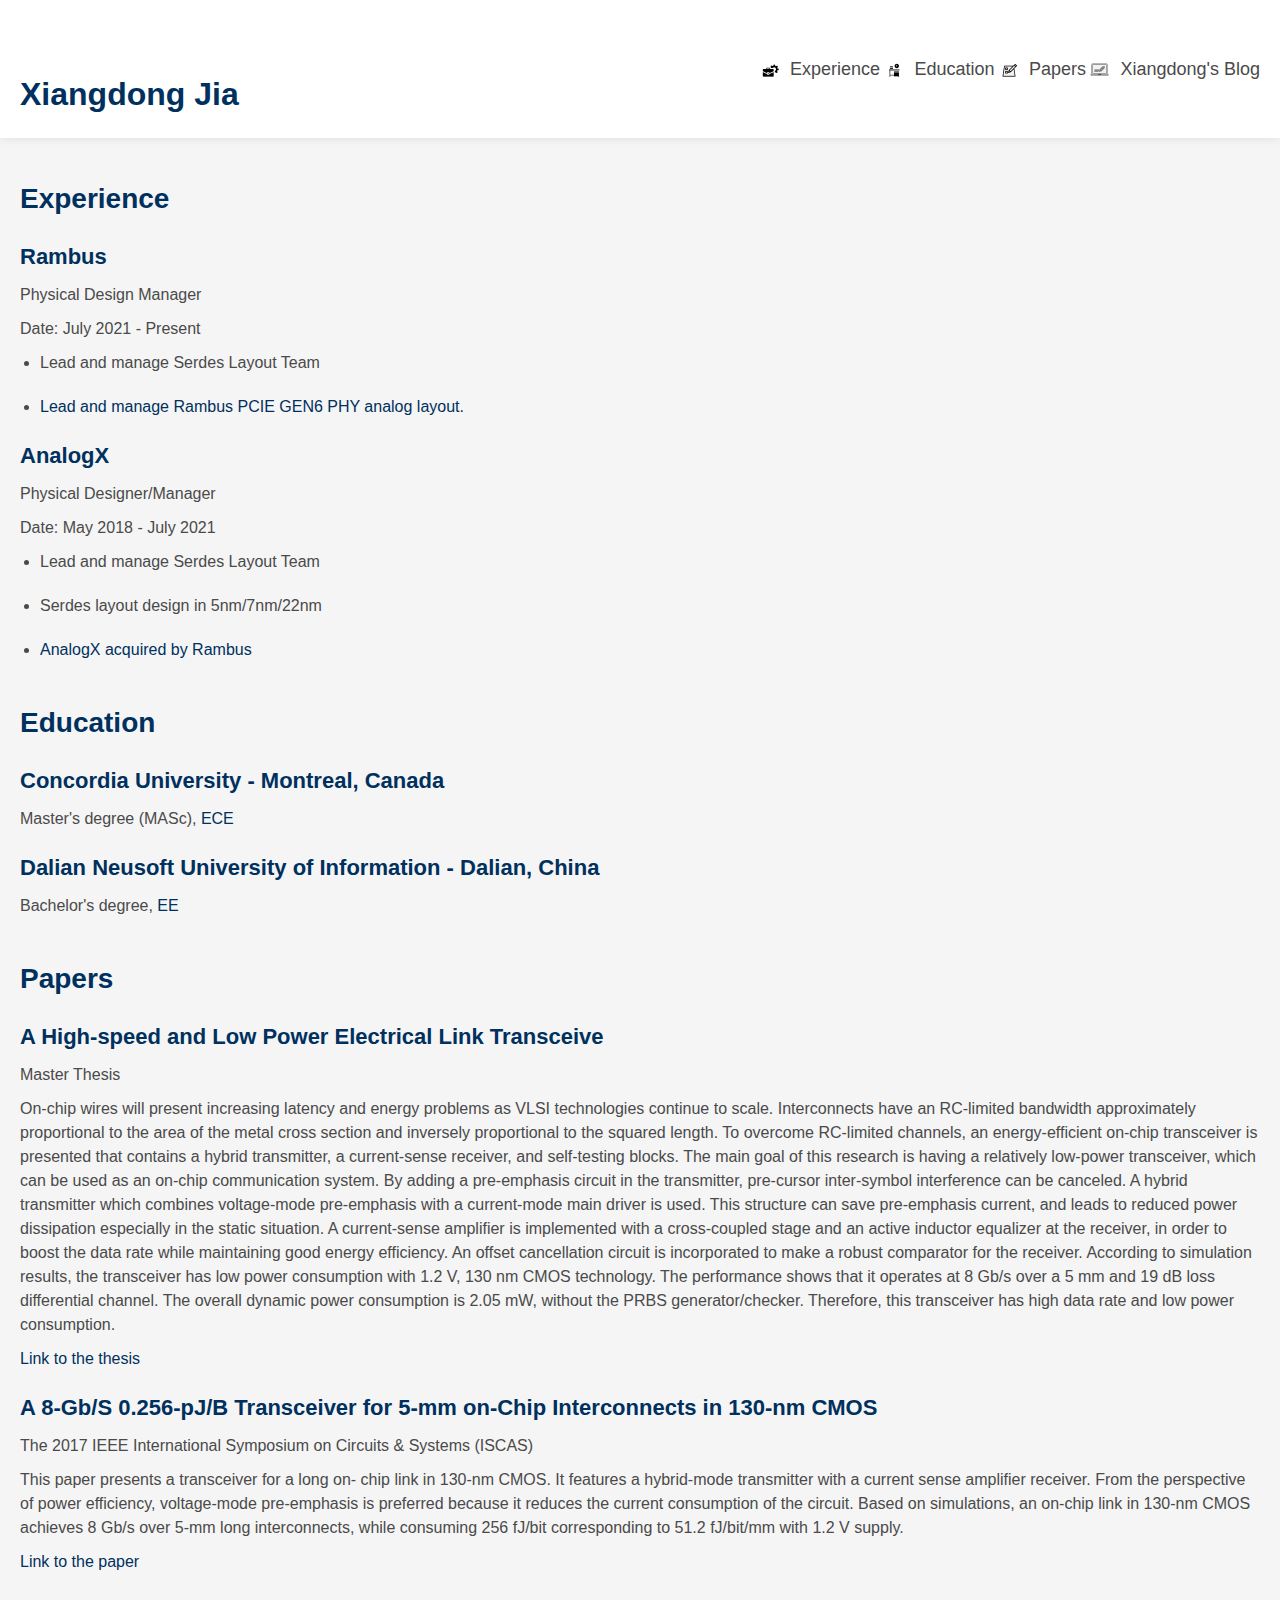
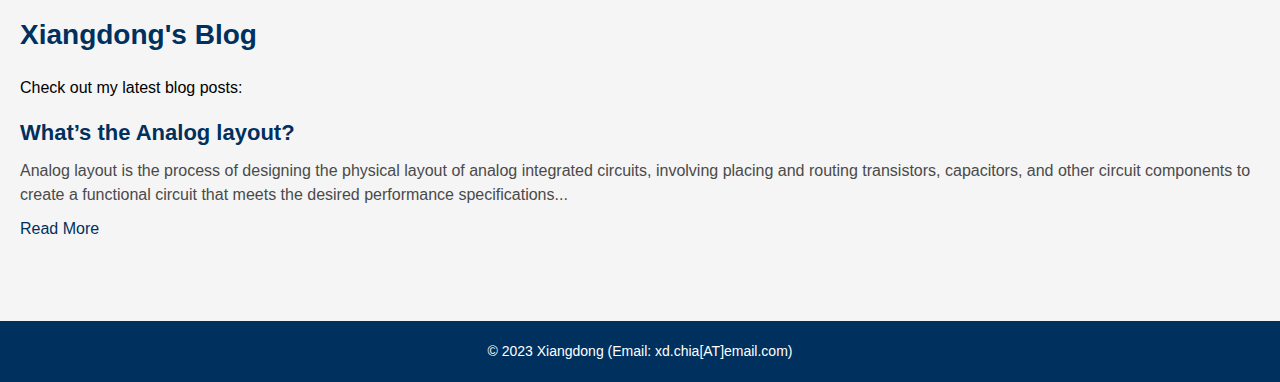
<file: index.html>
<!DOCTYPE html>
<html>
<head>
	<title>Xiangdong - Homepage</title>
	<meta charset="utf-8">
	<meta name="viewport" content="width=device-width, initial-scale=1.0">
	<link rel="stylesheet" href="style.css">
</head>
<body>
	<header>
		<h1 style="text-align: center; font-size: 32px; font-weight: bold; font-family: 'Helvetica Neue', sans-serif; margin-top: 50px;">Xiangdong Jia</h1>
		<nav>
			<ul>
				<li><span class="icon" style="background-image: url(work.png)"></span><a href="#experience">Experience</a></li>
				<li><span class="icon" style="background-image: url(study.png)"></span><a href="#education">Education</a></li>
				<li><span class="icon" style="background-image: url(paper.png)"></span><a href="#papers">Papers</a></li>
				<li><span class="icon" style="background-image: url(blog.png)"></span><a href="#blog">Xiangdong's Blog</a></li>
			</ul>
		</nav>
	</header>

	<main>
		<section id="experience">
			<h2>Experience</h2>
			<ul>
				<li>
					<h3><a href="https://www.rambus.com/">Rambus</a></h3>
					<p>Physical Design Manager</p>
					<p>Date: July 2021 - Present</p>
					<ul>
						<li>Lead and manage Serdes Layout Team</li>
						<li><a href ="https://www.rambus.com/interface-ip/serdes/pcie6-phy/">Lead and manage Rambus PCIE GEN6 PHY analog layout.</a></li>
					</ul>
				</li>
                <li>
					<h3><a href="https://www.linkedin.com/company/analogx-inc/">AnalogX</a></h3>
					<p>Physical Designer/Manager</p>
					<p>Date: May 2018 - July 2021</p>
					<ul>
						<li>Lead and manage Serdes Layout Team</li>
                        <li>Serdes layout design in 5nm/7nm/22nm</li>
                        <li><a href="https://www.rambus.com/analogx/">AnalogX acquired by Rambus</a></li>
					</ul>
				</li>
				<!-- Add more work experience as needed -->
			</ul>
		</section>

		<section id="education">
			<h2>Education</h2>
			<ul>
				<li>
					<h3>Concordia University - Montreal, Canada</h3>
					<p>Master's degree (MASc), <a href="https://www.concordia.ca/ginacody.html">ECE</a></p>
                </li>
				
                <li>
					<h3>Dalian Neusoft University of Information - Dalian, China</h3>
					<p>Bachelor's degree, <a href="https://ee.neusoft.edu.cn/">EE</a></p>
                </li>
                
                <!-- Add more education background as needed -->
			</ul>
		</section>

		<section id="papers">
			<h2>Papers</h2>
			<ul>
				<li>
					<h3>A High-speed and Low Power Electrical Link Transceive</h3>
					<p>Master Thesis</p>
					<p>On-chip wires will present increasing latency and energy problems as VLSI technologies continue to scale. Interconnects have an RC-limited bandwidth approximately proportional to the area of the metal cross section and inversely proportional to the squared length. To overcome RC-limited channels, an energy-efficient on-chip transceiver is presented that contains a hybrid transmitter, a current-sense receiver, and self-testing blocks. The main goal of this research is having a relatively low-power transceiver, which can be used as an on-chip communication system.
                        By adding a pre-emphasis circuit in the transmitter, pre-cursor inter-symbol interference can be canceled. A hybrid transmitter which combines voltage-mode pre-emphasis with a current-mode main driver is used. This structure can save pre-emphasis current, and leads to reduced power dissipation especially in the static situation. A current-sense amplifier is implemented with a cross-coupled stage and an active inductor equalizer at the receiver, in order to boost the data rate while maintaining good energy efficiency. An offset cancellation circuit is incorporated to make a robust comparator for the receiver. According to simulation results, the transceiver has low power consumption with 1.2 V, 130 nm CMOS technology. The performance shows that it operates at 8 Gb/s over a 5 mm and 19 dB loss differential channel. The overall dynamic power consumption is 2.05 mW, without the PRBS generator/checker. Therefore, this transceiver has high data rate and low power consumption.</p>
					<p><a href="https://spectrum.library.concordia.ca/id/eprint/982490/">Link to the thesis</a></p>
				</li>
                <li>
					<h3>A 8-Gb/S 0.256-pJ/B Transceiver for 5-mm on-Chip Interconnects in 130-nm CMOS</h3>
					<p>The 2017 IEEE International Symposium on Circuits & Systems (ISCAS)</p>
					<p>This paper presents a transceiver for a long on- chip link in 130-nm CMOS. It features a hybrid-mode transmitter with a current sense amplifier receiver. From the perspective of power efficiency, voltage-mode pre-emphasis is preferred because it reduces the current consumption of the circuit. Based on simulations, an on-chip link in 130-nm CMOS achieves 8 Gb/s over 5-mm long interconnects, while consuming 256 fJ/bit corresponding to 51.2 fJ/bit/mm with 1.2 V supply.</p>
					<p><a href="https://ieeexplore.ieee.org/document/8050443">Link to the paper</a></p>
				</li>
				<!-- Add more papers as needed -->
			</ul>
		</section>

        <section id="blog">
			<h2>Xiangdong's Blog</h2>
			<p>Check out my latest blog posts:</p>
			<ul>
				<li>
					<h3>What’s the Analog layout?</h3>
					<p>Analog layout is the process of designing the physical layout of analog integrated circuits, involving placing and routing transistors, capacitors, and other circuit components to create a functional circuit that meets the desired performance specifications...</p>
					<p><a href="https://jxd1207.github.io/blog">Read More</a></p>
				</li>
				<!-- Add more blog posts as needed -->
			</ul>
		</section>
<!--
		<section id="blog">
			<h2>XD blog</h2>
			<p>Sharing:</p>
			<ul>
				<li><img src="example1.jpg" alt="Example 1"></li>
				<li><img src="example2.jpg" alt="Example 2"></li>
				<li><img src="example3.jpg" alt="Example 3"></li>
			</ul>
			<p>Please contact me at xd.chia[AT]email.com</a>.</p>
		</section>
-->
	</main>

	<footer>
		<p>&copy; 2023 Xiangdong (Email: xd.chia[AT]email.com)</p>
	</footer>
</body>
</html>
</file>
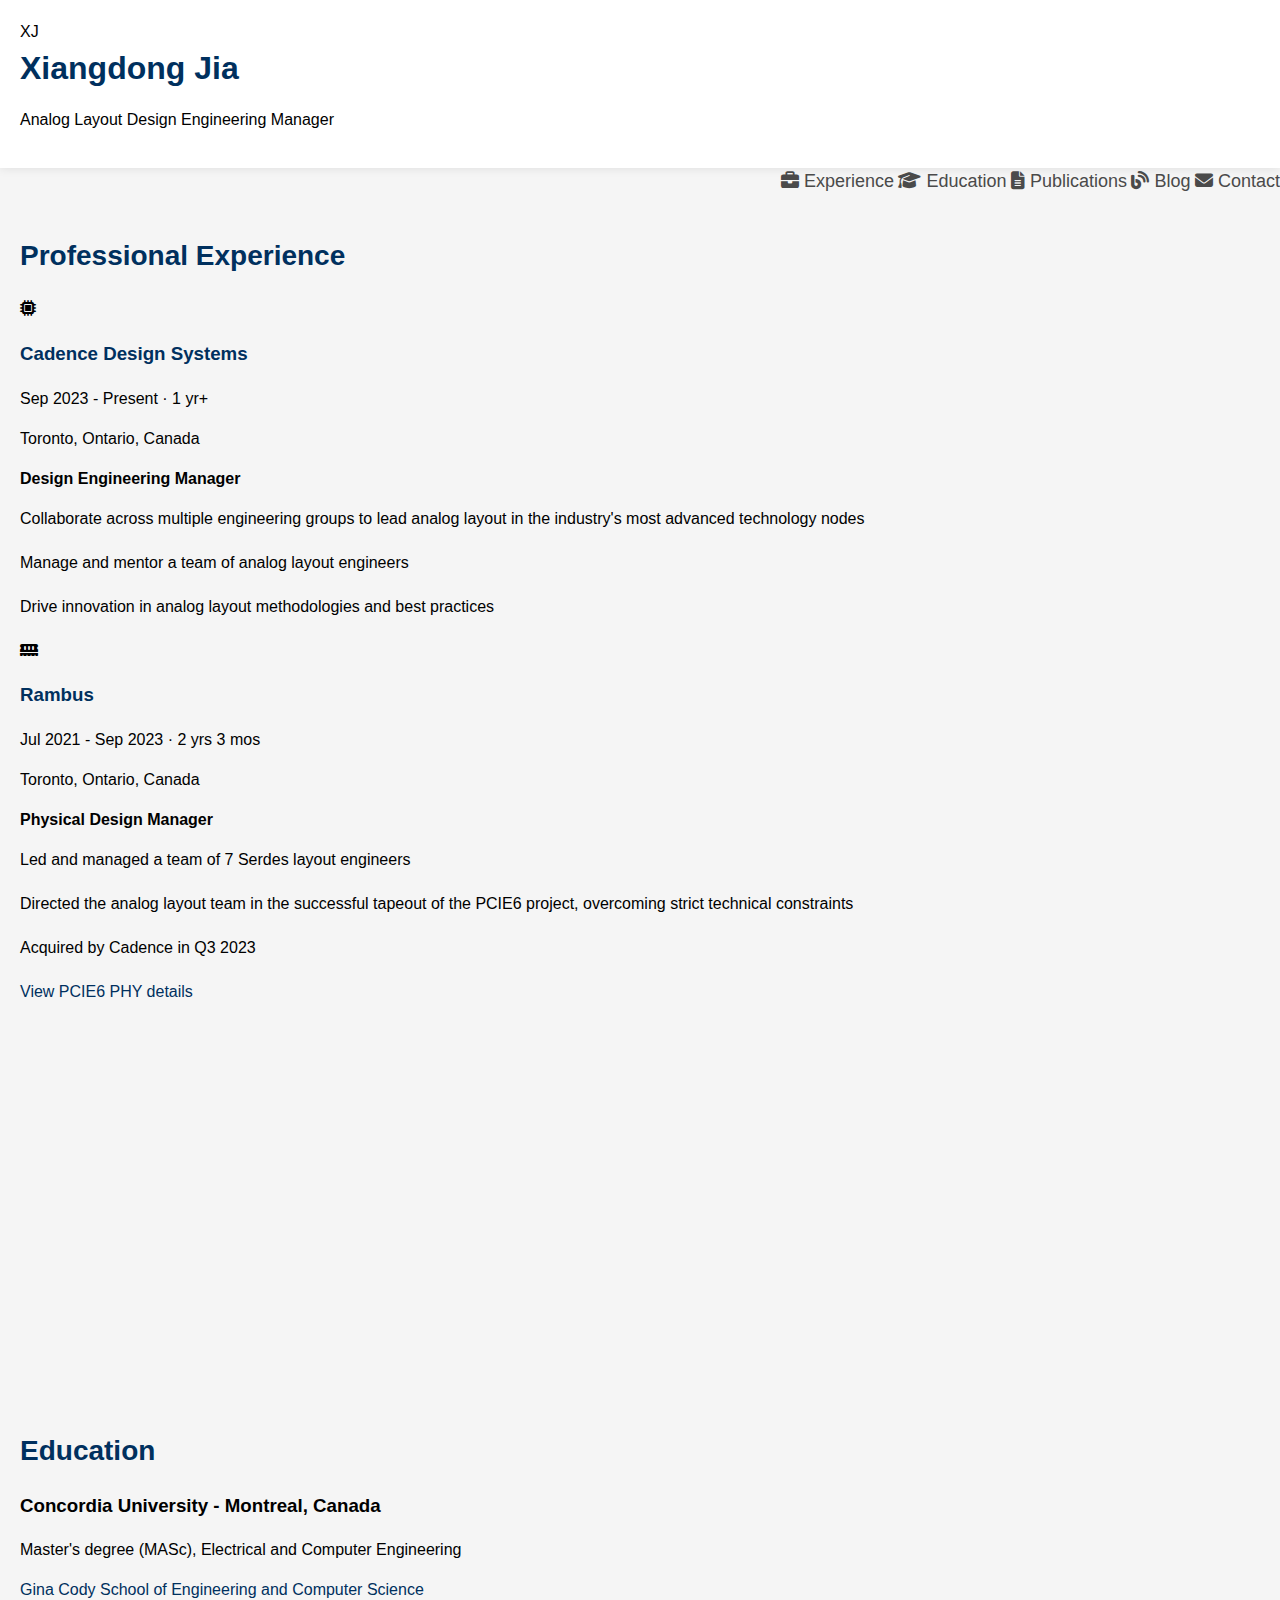
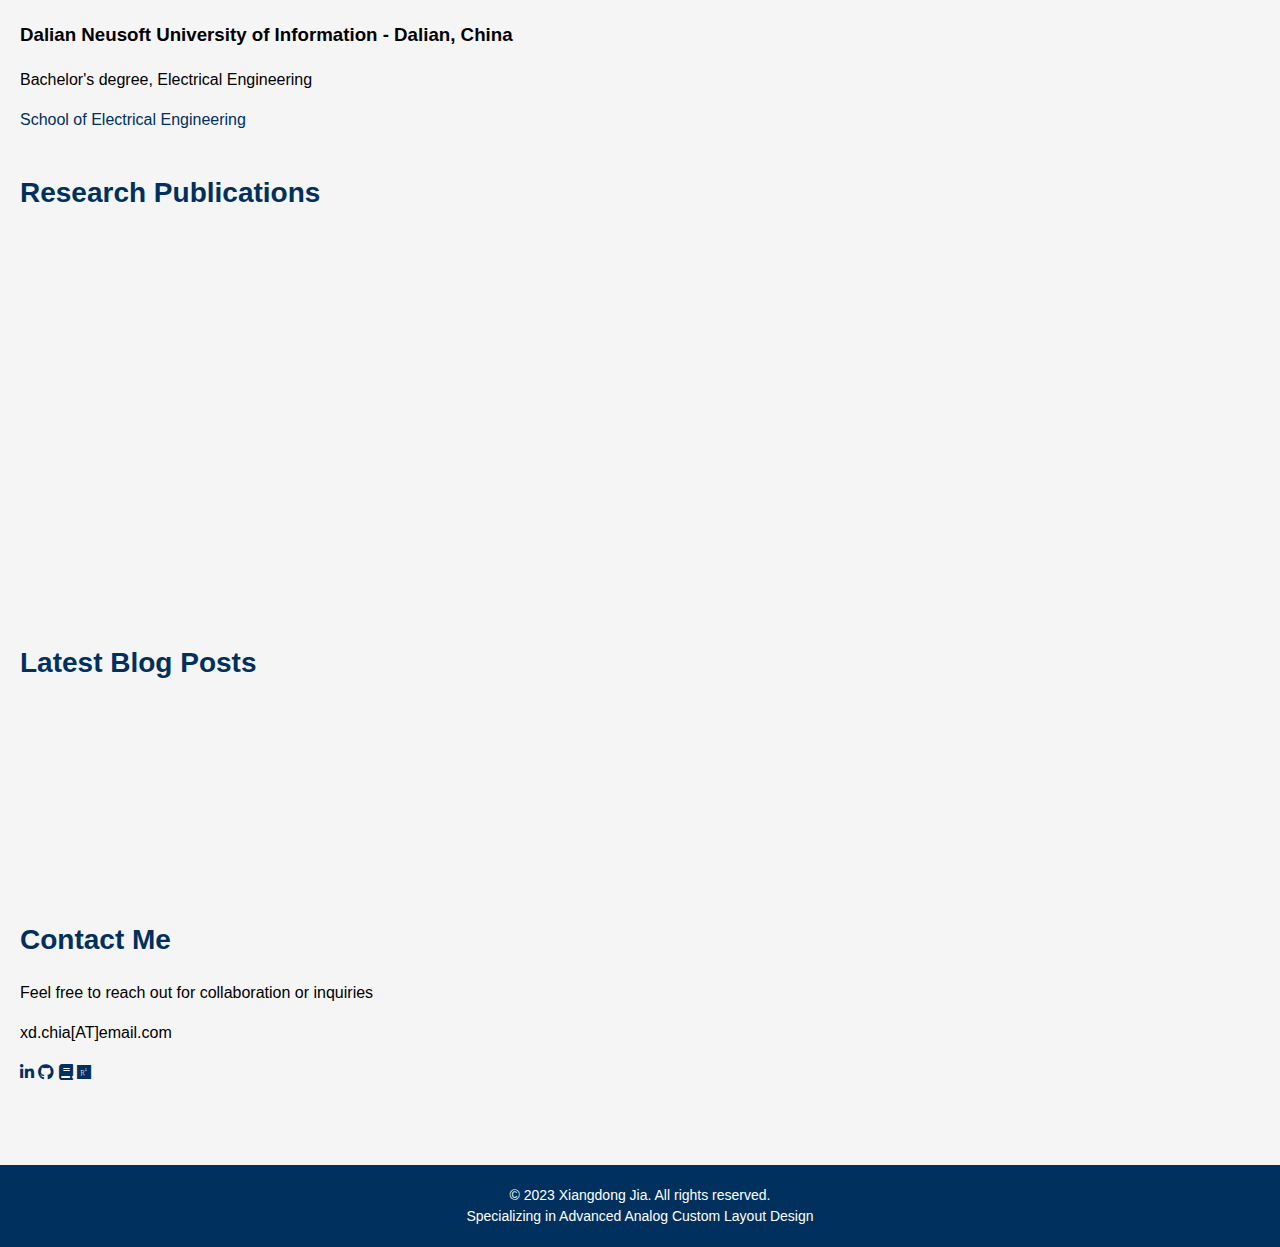
<file: index_test.html>
<!DOCTYPE html>
<html lang="en">
<head>
    <meta charset="UTF-8">
    <meta name="viewport" content="width=device-width, initial-scale=1.0">
    <title>Xiangdong Jia - Analog Layout Design Manager</title>
    <link rel="stylesheet" href="https://cdnjs.cloudflare.com/ajax/libs/font-awesome/6.4.0/css/all.min.css">
    <link rel="stylesheet" href="style.css">
</head>
<body>
    <header>
        <div class="header-content">
            <div class="profile-section">
                <div class="profile-img">
                    <span>XJ</span>
                </div>
                <div class="title-section">
                    <h1>Xiangdong Jia</h1>
                    <p>Analog Layout Design Engineering Manager</p>
                </div>
            </div>
        </div>
    </header>

    <nav>
        <div class="container">
            <ul>
                <li><a href="#experience"><i class="fas fa-briefcase"></i> Experience</a></li>
                <li><a href="#education"><i class="fas fa-graduation-cap"></i> Education</a></li>
                <li><a href="#papers"><i class="fas fa-file-alt"></i> Publications</a></li>
                <li><a href="#blog"><i class="fas fa-blog"></i> Blog</a></li>
                <li><a href="#contact"><i class="fas fa-envelope"></i> Contact</a></li>
            </ul>
        </div>
    </nav>

    <main class="container">
        <section id="experience">
            <h2>Professional Experience</h2>
            
            <div class="timeline">
                <div class="timeline-item">
                    <div class="company-header">
                        <div class="company-logo cadence-logo">
                            <i class="fas fa-microchip"></i>
                        </div>
                        <div>
                            <h3><a href="https://www.cadence.com/" target="_blank">Cadence Design Systems</a></h3>
                            <p class="date">Sep 2023 - Present · 1 yr+</p>
                            <p class="location">Toronto, Ontario, Canada</p>
                        </div>
                    </div>
                    <p><strong>Design Engineering Manager</strong></p>
                    <ul>
                        <li>Collaborate across multiple engineering groups to lead analog layout in the industry's most advanced technology nodes</li>
                        <li>Manage and mentor a team of analog layout engineers</li>
                        <li>Drive innovation in analog layout methodologies and best practices</li>
                    </ul>
                </div>
                
                <div class="timeline-item">
                    <div class="company-header">
                        <div class="company-logo rambus-logo">
                            <i class="fas fa-memory"></i>
                        </div>
                        <div>
                            <h3><a href="https://www.rambus.com/" target="_blank">Rambus</a></h3>
                            <p class="date">Jul 2021 - Sep 2023 · 2 yrs 3 mos</p>
                            <p class="location">Toronto, Ontario, Canada</p>
                        </div>
                    </div>
                    <p><strong>Physical Design Manager</strong></p>
                    <ul>
                        <li>Led and managed a team of 7 Serdes layout engineers</li>
                        <li>Directed the analog layout team in the successful tapeout of the PCIE6 project, overcoming strict technical constraints</li>
                        <li>Acquired by Cadence in Q3 2023</li>
                        <li><a href="https://www.rambus.com/interface-ip/serdes/pcie6-phy/" target="_blank">View PCIE6 PHY details</a></li>
                    </ul>
                </div>
                
                <div class="timeline-item">
                    <div class="company-header">
                        <div class="company-logo analogx-logo">
                            <i class="fas fa-project-diagram"></i>
                        </div>
                        <div>
                            <h3><a href="https://www.linkedin.com/company/analogx-inc/" target="_blank">AnalogX</a></h3>
                            <p class="date">May 2018 - Jul 2021 · 3 yrs 2 mos</p>
                            <p class="location">Toronto, Ontario, Canada</p>
                        </div>
                    </div>
                    <p><strong>Physical Designer/Manager</strong></p>
                    <ul>
                        <li>Led and managed Serdes Layout Team</li>
                        <li>Serdes layout design in 5nm/7nm/22nm technologies</li>
                        <li>Company acquired by Rambus in 2021</li>
                        <li><a href="https://www.rambus.com/analogx/" target="_blank">About AnalogX acquisition</a></li>
                    </ul>
                </div>
            </div>
        </section>

        <section id="education">
            <h2>Education</h2>
            
            <div class="education-item">
                <h3>Concordia University - Montreal, Canada</h3>
                <p class="date">Master's degree (MASc), Electrical and Computer Engineering</p>
                <p><a href="https://www.concordia.ca/ginacody.html" target="_blank">Gina Cody School of Engineering and Computer Science</a></p>
            </div>
            
            <div class="education-item">
                <h3>Dalian Neusoft University of Information - Dalian, China</h3>
                <p class="date">Bachelor's degree, Electrical Engineering</p>
                <p><a href="https://ee.neusoft.edu.cn/" target="_blank">School of Electrical Engineering</a></p>
            </div>
        </section>

        <section id="papers">
            <h2>Research Publications</h2>
            
            <div class="paper">
                <h3>A High-speed and Low Power Electrical Link Transceiver</h3>
                <p class="date">Master Thesis</p>
                <p>On-chip wires present increasing latency and energy challenges as VLSI technologies scale. This research presents an energy-efficient on-chip transceiver with a hybrid transmitter, current-sense receiver, and self-testing blocks to overcome RC-limited channels.</p>
                <a href="https://spectrum.library.concordia.ca/id/eprint/982490/" target="_blank" class="read-more">Read Full Thesis</a>
            </div>
            
            <div class="paper">
                <h3>A 8-Gb/S 0.256-pJ/B Transceiver for 5-mm on-Chip Interconnects in 130-nm CMOS</h3>
                <p class="date">The 2017 IEEE International Symposium on Circuits & Systems (ISCAS)</p>
                <p>This paper presents a transceiver for long on-chip links in 130-nm CMOS, featuring a hybrid-mode transmitter with current sense amplifier receiver for improved power efficiency.</p>
                <a href="https://ieeexplore.ieee.org/document/8050443" target="_blank" class="read-more">View Paper on IEEE Xplore</a>
            </div>
        </section>

        <section id="blog">
            <h2>Latest Blog Posts</h2>
            
            <div class="blog-post">
                <h3>What's Analog Layout?</h3>
                <p>Analog layout involves designing the physical layout of analog integrated circuits, placing and routing transistors, capacitors, and other components to create functional circuits that meet performance specifications.</p>
                <p>Unlike digital layout, analog requires careful consideration of parasitic effects, matching, and noise to ensure circuit performance.</p>
                <a href="https://jxd1207.github.io/blog" class="read-more">Continue Reading</a>
            </div>
        </section>

        <section id="contact">
            <h2>Contact Me</h2>
            <div class="contact-info">
                <p>Feel free to reach out for collaboration or inquiries</p>
                <p class="contact-email">xd.chia[AT]email.com</p>
                <div class="social-links">
                    <a href="#" title="LinkedIn"><i class="fab fa-linkedin-in"></i></a>
                    <a href="#" title="GitHub"><i class="fab fa-github"></i></a>
                    <a href="#" title="IEEE Xplore"><i class="fas fa-book"></i></a>
                    <a href="#" title="ResearchGate"><i class="fab fa-researchgate"></i></a>
                </div>
            </div>
        </section>
    </main>

    <footer>
        <div class="container">
            <p>&copy; 2023 Xiangdong Jia. All rights reserved.</p>
            <p>Specializing in Advanced Analog Custom Layout Design</p>
        </div>
    </footer>

    <script>
        // Smooth scrolling for navigation links
        document.querySelectorAll('nav a').forEach(anchor => {
            anchor.addEventListener('click', function(e) {
                e.preventDefault();
                const targetId = this.getAttribute('href');
                const targetElement = document.querySelector(targetId);
                window.scrollTo({
                    top: targetElement.offsetTop - 60,
                    behavior: 'smooth'
                });
            });
        });

        // Simple animation for timeline items
        const observerOptions = {
            root: null,
            rootMargin: '0px',
            threshold: 0.1
        };

        const observer = new IntersectionObserver((entries) => {
            entries.forEach(entry => {
                if (entry.isIntersecting) {
                    entry.target.style.opacity = 1;
                    entry.target.style.transform = 'translateX(0)';
                }
            });
        }, observerOptions);

        document.querySelectorAll('.timeline-item, .paper, .blog-post').forEach(item => {
            item.style.opacity = 0;
            item.style.transform = 'translateX(-20px)';
            item.style.transition = 'opacity 0.5s ease, transform 0.5s ease';
            observer.observe(item);
        });
    </script>
</body>
</html>
</file>
<file: style.css>
/* General Styles */
* {
    box-sizing: border-box;
}

body {
    margin: 0;
    padding: 0;
    font-family: 'Montserrat', sans-serif;
    font-size: 16px;
    line-height: 1.5;
    background-color: #f5f5f5;
}

a {
    color: #00305e;
    text-decoration: none;
}

a:hover {
    text-decoration: underline;
}

header {
    display: flex;
    justify-content: space-between;
    align-items: center;
    background-color: #fff;
    box-shadow: 0px 0px 10px rgba(0, 0, 0, 0.1);
    padding: 20px;
}

h1 {
    margin: 0;
    font-size: 32px;
    font-weight: 700;
    color: #00305e;
}

nav {
    display: flex;
    justify-content: flex-end;
    align-items: center;
}

nav ul {
    list-style: none;
    margin: 0;
    padding: 0;
}

nav li {
    display: inline-block;
    font-size: 18px;
    font-weight: 500;
    color: #4a4a4a;
    text-decoration: none;
    transition: color 0.3s ease-in-out;
}

nav li:first-child {
    margin-left: 30px;
}

nav a {
    font-size: 18px;
    font-weight: 500;
    color: #4a4a4a;
}

nav a:hover {
    color: #00305e;
}

main {
    padding: 40px 20px;
}

section {
    margin-bottom: 40px;
}

section h2 {
    margin: 0;
    font-size: 28px;
    font-weight: 700;
    color: #00305e;
    margin-bottom: 20px;
}

section ul {
    list-style: none;
    margin: 0;
    padding: 0;
}

section li {
    margin-bottom: 20px;
}

section li h3 {
    margin: 0;
    font-size: 22px;
    font-weight: 700;
    color: #00305e;
    margin-bottom: 10px;
}

section li p {
    margin: 0;
    font-size: 16px;
    font-weight: 400;
    color: #4a4a4a;
    margin-bottom: 10px;
}

section li ul {
    list-style: disc;
    margin-left: 20px;
}

section li ul li {
    font-size: 16px;
    font-weight: 400;
    color: #4a4a4a;
}

img {
    max-width: 100%;
    height: 48px;
}

.icon {
    display: inline-block;
    width: 20px;
    height: 20px;
    background-size: contain;
    background-repeat: no-repeat;
    margin-right: 10px;
    vertical-align: middle;
  }

footer {
    background-color: #00305e;
    color: #fff;
    text-align: center;
    padding: 20px;
}

footer p {
    margin: 0;
    font-size: 14px;
    font-weight: 400;
    line-height: 1.5;
}
.post-content {
    margin-bottom: 40px;
}

.post-meta {
    margin-bottom: 20px;
    font-size: 14px;
    font-weight: 400;
    color: #4a4a4a;
}
</file>
